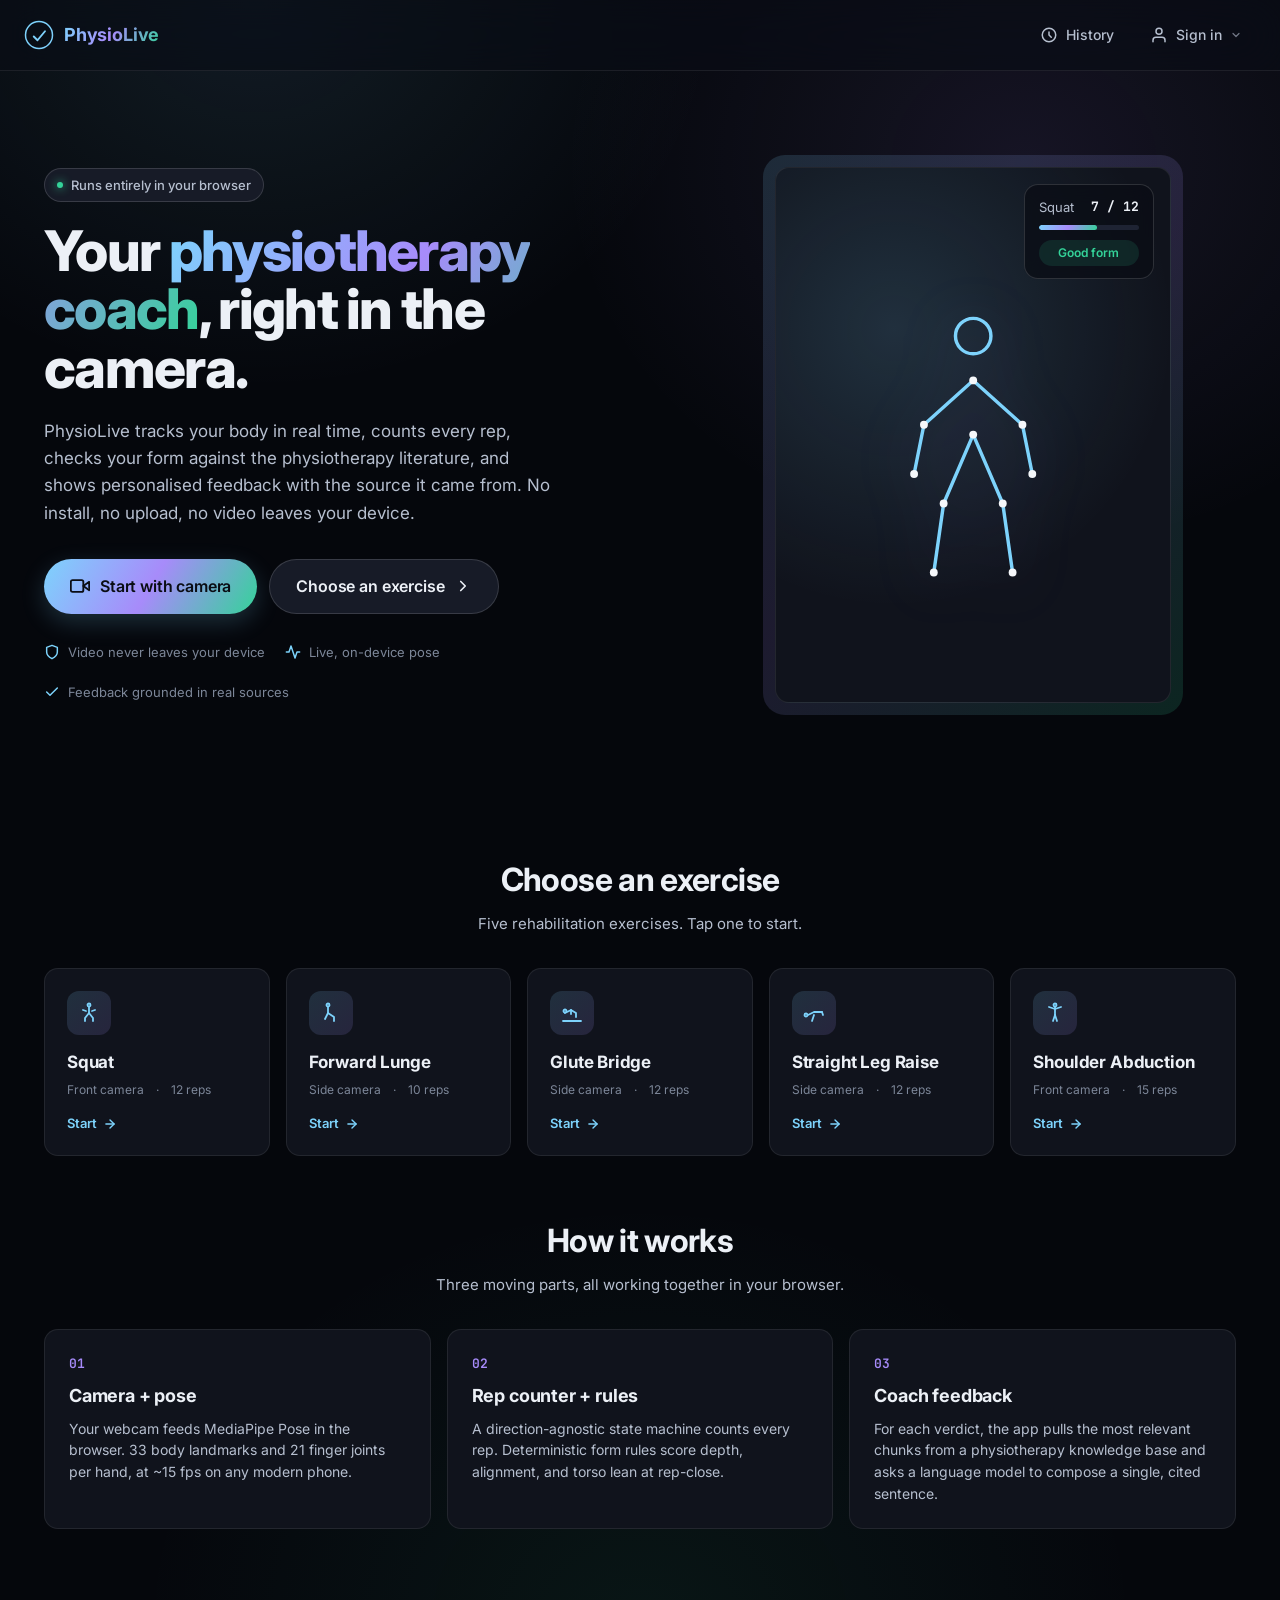
<file: webapp/index.html>
<!doctype html>
<html lang="en">
<head>
  <meta charset="utf-8">
  <meta name="viewport" content="width=device-width,initial-scale=1,viewport-fit=cover">
  <meta name="theme-color" content="#0a0d14">
  <meta name="description" content="Real-time physiotherapy coach that runs in your browser. Camera and pose stay on your device.">
  <title>PhysioLive - AI physiotherapy coach</title>
  <link rel="icon" type="image/svg+xml" href="favicon.svg">
  <link rel="mask-icon" href="favicon.svg" color="#a78bfa">
  <link rel="apple-touch-icon" href="apple-touch-icon.svg">
  <link rel="manifest" href="manifest.webmanifest">
  <meta name="apple-mobile-web-app-capable" content="yes">
  <meta name="apple-mobile-web-app-status-bar-style" content="black-translucent">
  <meta name="apple-mobile-web-app-title" content="PhysioLive">
  <link rel="preconnect" href="https://fonts.googleapis.com">
  <link rel="preconnect" href="https://fonts.gstatic.com" crossorigin>
  <link href="https://fonts.googleapis.com/css2?family=Inter:wght@400;500;600;700;800&family=JetBrains+Mono:wght@400;500&display=swap" rel="stylesheet">
  <link rel="stylesheet" href="assets/style.css">
</head>
<body data-view="landing">

  <!-- ========================= NAV ========================= -->
  <header class="nav">
    <div class="nav-brand">
      <svg class="brand-mark" viewBox="0 0 40 40" fill="none" aria-hidden="true">
        <circle cx="20" cy="20" r="18" stroke="url(#brandStroke)" stroke-width="2"/>
        <path d="M13 22 L18 27 L28 15" stroke="url(#brandStroke)" stroke-width="2.5" stroke-linecap="round" stroke-linejoin="round"/>
        <defs>
          <linearGradient id="brandStroke" x1="0" y1="0" x2="40" y2="40">
            <stop offset="0" stop-color="#7dd3fc"/>
            <stop offset="0.5" stop-color="#a78bfa"/>
            <stop offset="1" stop-color="#34d399"/>
          </linearGradient>
        </defs>
      </svg>
      <span class="brand-text">PhysioLive</span>
    </div>
    <nav class="nav-actions">
      <button class="nav-btn nav-btn--ghost" id="nav-history" title="Session history">
        <svg width="18" height="18" viewBox="0 0 24 24" fill="none" stroke="currentColor" stroke-width="2" stroke-linecap="round" stroke-linejoin="round"><path d="M12 8v4l3 3"/><circle cx="12" cy="12" r="9"/></svg>
        <span>History</span>
      </button>
      <div class="user-menu-wrap">
        <button class="nav-btn nav-btn--ghost" id="nav-signin" title="Account">
          <svg width="18" height="18" viewBox="0 0 24 24" fill="none" stroke="currentColor" stroke-width="2" stroke-linecap="round" stroke-linejoin="round"><path d="M20 21v-2a4 4 0 0 0-4-4H8a4 4 0 0 0-4 4v2"/><circle cx="12" cy="7" r="4"/></svg>
          <span id="signin-label">Sign in</span>
          <svg class="user-menu-caret" width="12" height="12" viewBox="0 0 24 24" fill="none" stroke="currentColor" stroke-width="2.4" stroke-linecap="round" stroke-linejoin="round" aria-hidden="true"><path d="M6 9l6 6 6-6"/></svg>
        </button>
        <div class="user-menu" id="user-menu" hidden role="menu">
          <div class="user-menu-head">
            <div class="user-menu-label">Signed in as</div>
            <div class="user-menu-name" id="user-menu-name">-</div>
          </div>
          <button class="user-menu-signout" id="user-menu-signout" type="button">
            <svg width="16" height="16" viewBox="0 0 24 24" fill="none" stroke="currentColor" stroke-width="2.2" stroke-linecap="round" stroke-linejoin="round"><path d="M9 21H5a2 2 0 0 1-2-2V5a2 2 0 0 1 2-2h4"/><path d="M16 17l5-5-5-5"/><path d="M21 12H9"/></svg>
            Sign out
          </button>
        </div>
      </div>
    </nav>
  </header>

  <!-- ========================= LANDING ========================= -->
  <main class="landing" id="view-landing">
    <section class="hero">
      <div class="hero-copy">
        <div class="hero-badge">
          <span class="hero-dot"></span>
          Runs entirely in your browser
        </div>
        <h1 class="hero-title">
          Your <span class="hero-grad">physiotherapy coach</span>,
          right in the camera.
        </h1>
        <p class="hero-sub">
          PhysioLive tracks your body in real time, counts every rep, checks
          your form against the physiotherapy literature, and shows
          personalised feedback with the source it came from. No install,
          no upload, no video leaves your device.
        </p>
        <div class="hero-cta">
          <button class="btn btn--primary btn--lg" id="start-btn">
            <svg width="20" height="20" viewBox="0 0 24 24" fill="none" stroke="currentColor" stroke-width="2.2" stroke-linecap="round" stroke-linejoin="round"><path d="M23 7l-7 5 7 5V7z"/><rect x="1" y="5" width="15" height="14" rx="2" ry="2"/></svg>
            Start with camera
          </button>
          <a class="btn btn--ghost btn--lg" href="#exercises">
            Choose an exercise
            <svg width="18" height="18" viewBox="0 0 24 24" fill="none" stroke="currentColor" stroke-width="2.2" stroke-linecap="round" stroke-linejoin="round"><path d="M9 18l6-6-6-6"/></svg>
          </a>
        </div>
        <div class="hero-trust">
          <div class="trust-item">
            <svg width="16" height="16" viewBox="0 0 24 24" fill="none" stroke="currentColor" stroke-width="2.2" stroke-linecap="round" stroke-linejoin="round"><path d="M12 22s8-4 8-10V5l-8-3-8 3v7c0 6 8 10 8 10z"/></svg>
            <span>Video never leaves your device</span>
          </div>
          <div class="trust-item">
            <svg width="16" height="16" viewBox="0 0 24 24" fill="none" stroke="currentColor" stroke-width="2.2" stroke-linecap="round" stroke-linejoin="round"><path d="M22 12h-4l-3 9L9 3l-3 9H2"/></svg>
            <span>Live, on-device pose</span>
          </div>
          <div class="trust-item">
            <svg width="16" height="16" viewBox="0 0 24 24" fill="none" stroke="currentColor" stroke-width="2.2" stroke-linecap="round" stroke-linejoin="round"><path d="M20 6L9 17l-5-5"/></svg>
            <span>Feedback grounded in real sources</span>
          </div>
        </div>
      </div>
      <div class="hero-visual">
        <div class="hero-frame">
          <div class="hero-frame-inner">
            <div class="hero-skeleton" aria-hidden="true">
              <svg viewBox="0 0 240 320" fill="none" stroke-linecap="round" stroke-linejoin="round">
                <g class="skeleton-body" stroke="url(#skStroke)" stroke-width="3.5">
                  <circle cx="120" cy="60" r="18" />
                  <line x1="120" y1="78" x2="120" y2="160" />
                  <line x1="120" y1="105" x2="70" y2="150" />
                  <line x1="70" y1="150" x2="60" y2="200" />
                  <line x1="120" y1="105" x2="170" y2="150" />
                  <line x1="170" y1="150" x2="180" y2="200" />
                  <line x1="120" y1="160" x2="90" y2="230" />
                  <line x1="90" y1="230" x2="80" y2="300" />
                  <line x1="120" y1="160" x2="150" y2="230" />
                  <line x1="150" y1="230" x2="160" y2="300" />
                </g>
                <g class="skeleton-joints" fill="#f5f7fa">
                  <circle cx="120" cy="105" r="4"/>
                  <circle cx="70" cy="150" r="4"/>
                  <circle cx="170" cy="150" r="4"/>
                  <circle cx="60" cy="200" r="4"/>
                  <circle cx="180" cy="200" r="4"/>
                  <circle cx="120" cy="160" r="4"/>
                  <circle cx="90" cy="230" r="4"/>
                  <circle cx="150" cy="230" r="4"/>
                  <circle cx="80" cy="300" r="4"/>
                  <circle cx="160" cy="300" r="4"/>
                </g>
                <defs>
                  <linearGradient id="skStroke" x1="0" y1="0" x2="240" y2="320">
                    <stop offset="0" stop-color="#7dd3fc"/>
                    <stop offset="0.5" stop-color="#a78bfa"/>
                    <stop offset="1" stop-color="#34d399"/>
                  </linearGradient>
                </defs>
              </svg>
            </div>
            <div class="hero-hud">
              <div class="hero-hud-row"><span>Squat</span><span class="hero-hud-val">7 / 12</span></div>
              <div class="hero-hud-bar">
                <div class="hero-hud-fill" style="width: 58%"></div>
              </div>
              <div class="hero-hud-pill hero-hud-pill--good">Good form</div>
            </div>
          </div>
        </div>
      </div>
    </section>

    <section class="exercises" id="exercises">
      <div class="section-head">
        <h2>Choose an exercise</h2>
        <p>Five rehabilitation exercises. Tap one to start.</p>
      </div>
      <div class="exercise-grid" id="exercise-grid">
        <!-- populated by app.js -->
      </div>
    </section>

    <section class="how">
      <div class="section-head">
        <h2>How it works</h2>
        <p>Three moving parts, all working together in your browser.</p>
      </div>
      <div class="how-grid">
        <div class="how-card">
          <div class="how-num">01</div>
          <h3>Camera + pose</h3>
          <p>Your webcam feeds MediaPipe Pose in the browser. 33 body landmarks and 21 finger joints per hand, at ~15 fps on any modern phone.</p>
        </div>
        <div class="how-card">
          <div class="how-num">02</div>
          <h3>Rep counter + rules</h3>
          <p>A direction-agnostic state machine counts every rep. Deterministic form rules score depth, alignment, and torso lean at rep-close.</p>
        </div>
        <div class="how-card">
          <div class="how-num">03</div>
          <h3>Coach feedback</h3>
          <p>For each verdict, the app pulls the most relevant chunks from a physiotherapy knowledge base and asks a language model to compose a single, cited sentence.</p>
        </div>
      </div>
    </section>
  </main>

  <!-- ========================= LIVE ========================= -->
  <main class="live" id="view-live" hidden>
    <div class="live-stage">
      <video id="cam" playsinline webkit-playsinline="true" autoplay muted disablePictureInPicture disableRemotePlayback></video>
      <canvas id="overlay"></canvas>

      <!-- Top-left: exercise + stop -->
      <div class="live-topbar">
        <button class="live-back" id="stop-btn" title="End session">
          <svg width="18" height="18" viewBox="0 0 24 24" fill="none" stroke="currentColor" stroke-width="2.4" stroke-linecap="round" stroke-linejoin="round"><path d="M15 18l-6-6 6-6"/></svg>
          <span>End</span>
        </button>
        <div class="live-title">
          <div class="live-title-name" id="live-exercise-name">Squat</div>
          <div class="live-title-meta">
            <span class="live-title-tag" id="live-provider">Live</span>
            <span class="live-title-sep">•</span>
            <span id="live-fps">~15 fps</span>
          </div>
        </div>
        <div class="live-camera-select" id="camera-select-wrap" hidden>
          <label for="camera-select" class="sr-only">Camera</label>
          <svg width="16" height="16" viewBox="0 0 24 24" fill="none" stroke="currentColor" stroke-width="2" stroke-linecap="round" stroke-linejoin="round" aria-hidden="true"><path d="M23 19a2 2 0 0 1-2 2H3a2 2 0 0 1-2-2V8a2 2 0 0 1 2-2h4l2-3h6l2 3h4a2 2 0 0 1 2 2z"/><circle cx="12" cy="13" r="4"/></svg>
          <select id="camera-select" aria-label="Choose camera"></select>
        </div>
      </div>

      <!-- Top-right: HUD -->
      <div class="live-hud">
        <div class="hud-metric">
          <div class="hud-metric-label">Phase</div>
          <div class="hud-metric-value" id="hud-phase">STANDING</div>
        </div>
        <div class="hud-metric">
          <div class="hud-metric-label" id="hud-angle-label">Knee angle</div>
          <div class="hud-metric-value" id="hud-angle">--</div>
        </div>
        <div class="hud-ring">
          <svg viewBox="0 0 100 100" class="ring">
            <circle cx="50" cy="50" r="42" class="ring-track"/>
            <circle cx="50" cy="50" r="42" class="ring-fill" id="ring-fill"/>
          </svg>
          <div class="hud-ring-center">
            <div class="hud-ring-count" id="hud-reps">0</div>
            <div class="hud-ring-goal">of <span id="hud-goal">12</span></div>
          </div>
        </div>
      </div>

      <!-- Depth indicator: live during-rep depth % under the HUD. -->
      <div class="hud-depth">
        <div class="hud-depth-label">Depth</div>
        <div class="hud-depth-bar">
          <div class="hud-depth-fill" id="depth-fill" data-state=""></div>
        </div>
        <div class="hud-depth-pct" id="depth-pct">0%</div>
      </div>

      <!-- Bottom: coach message + tiny stats row -->
      <div class="live-bottom">
        <div class="coach-banner" id="coach-banner" data-level="idle">
          <div class="coach-banner-icon">
            <svg width="20" height="20" viewBox="0 0 24 24" fill="none" stroke="currentColor" stroke-width="2.2" stroke-linecap="round" stroke-linejoin="round"><path d="M21 15a2 2 0 0 1-2 2H7l-4 4V5a2 2 0 0 1 2-2h14a2 2 0 0 1 2 2z"/></svg>
          </div>
          <div class="coach-banner-body">
            <div class="coach-banner-text" id="coach-text">Tap start on any exercise to begin. Your camera never leaves this device.</div>
            <a class="coach-banner-source" id="coach-source" href="#" target="_blank" rel="noopener" hidden>view source</a>
          </div>
          <div class="coach-banner-pending" id="coach-pending" hidden aria-hidden="true">
            <span class="coach-banner-dot"></span>
            <span class="coach-banner-dot"></span>
            <span class="coach-banner-dot"></span>
          </div>
        </div>
        <div class="live-mini">
          <div class="mini-stat">
            <div class="mini-stat-value" id="mini-good">0</div>
            <div class="mini-stat-label">Good</div>
          </div>
          <div class="mini-stat">
            <div class="mini-stat-value" id="mini-warn">0</div>
            <div class="mini-stat-label">Cues</div>
          </div>
          <div class="mini-stat">
            <div class="mini-stat-value" id="mini-elapsed">0:00</div>
            <div class="mini-stat-label">Time</div>
          </div>
        </div>
      </div>

      <div class="live-loading" id="live-loading">
        <div class="loading-spinner"></div>
        <div class="loading-text">Warming up the pose engine...</div>
      </div>

      <div class="cam-debug" id="cam-debug" hidden>
        <div class="cam-debug-head">
          <span>Camera diagnostics</span>
          <button class="cam-debug-close" id="cam-debug-close" aria-label="Hide">&times;</button>
        </div>
        <div class="cam-debug-rows" id="cam-debug-rows"></div>
      </div>
    </div>

    <aside class="live-side">
      <div class="side-head">
        <h3>Feedback</h3>
        <span class="side-head-tag" id="feedback-count">0</span>
      </div>
      <div class="feedback-log" id="feedback-log">
        <div class="feedback-empty">
          Coach messages will show up here.
        </div>
      </div>
    </aside>
  </main>

  <!-- ========================= SUMMARY ========================= -->
  <main class="summary" id="view-summary" hidden>
    <section class="summary-hero">
      <div class="summary-hero-copy">
        <div class="summary-hero-tag">Session complete</div>
        <h1 id="summary-title">Nice work.</h1>
        <p id="summary-sub">Here is how the session went.</p>
        <div class="summary-actions">
          <button class="btn btn--primary" id="summary-again">
            <svg width="18" height="18" viewBox="0 0 24 24" fill="none" stroke="currentColor" stroke-width="2.2" stroke-linecap="round" stroke-linejoin="round"><path d="M23 4v6h-6"/><path d="M20.49 15A9 9 0 1 1 18.36 5.64L23 10"/></svg>
            Do another
          </button>
          <button class="btn btn--ghost" id="summary-home">Back to menu</button>
          <button class="btn btn--ghost" id="summary-send-report" data-state="">
            <svg width="18" height="18" viewBox="0 0 24 24" fill="none" stroke="currentColor" stroke-width="2.2" stroke-linecap="round" stroke-linejoin="round"><path d="M4 4h16c1.1 0 2 .9 2 2v12c0 1.1-.9 2-2 2H4c-1.1 0-2-.9-2-2V6c0-1.1.9-2 2-2z"/><path d="M22 6l-10 7L2 6"/></svg>
            Email today's summary
          </button>
        </div>
      </div>
      <div class="summary-hero-chart" id="summary-chart-wrap">
        <canvas id="summary-chart" width="480" height="200"></canvas>
      </div>
    </section>

    <section class="summary-stats" id="summary-stats"></section>

    <section class="summary-history">
      <h2>Reps</h2>
      <div class="rep-table-wrap">
        <table class="rep-table" id="summary-rep-table">
          <thead>
            <tr>
              <th>#</th>
              <th>Primary min</th>
              <th>Verdict</th>
              <th>Message</th>
            </tr>
          </thead>
          <tbody id="summary-rep-tbody"></tbody>
        </table>
      </div>
    </section>
  </main>

  <!-- ========================= HISTORY DRAWER ========================= -->
  <aside class="drawer" id="history-drawer" hidden>
    <div class="drawer-head">
      <h2>Past sessions</h2>
      <button class="drawer-close" id="history-close" aria-label="Close">
        <svg width="20" height="20" viewBox="0 0 24 24" fill="none" stroke="currentColor" stroke-width="2.2" stroke-linecap="round" stroke-linejoin="round"><path d="M18 6L6 18"/><path d="M6 6l12 12"/></svg>
      </button>
    </div>
    <div class="drawer-body" id="history-list"></div>
  </aside>

  <!-- ========================= SIGN-IN MODAL ========================= -->
  <div class="modal" id="signin-modal" hidden>
    <div class="modal-body signin-modal-body">
      <div class="signin-brand">
        <svg class="brand-mark" viewBox="0 0 40 40" fill="none" aria-hidden="true">
          <circle cx="20" cy="20" r="18" stroke="url(#signinStroke)" stroke-width="2"/>
          <path d="M13 22 L18 27 L28 15" stroke="url(#signinStroke)" stroke-width="2.5" stroke-linecap="round" stroke-linejoin="round"/>
          <defs>
            <linearGradient id="signinStroke" x1="0" y1="0" x2="40" y2="40">
              <stop offset="0" stop-color="#7dd3fc"/>
              <stop offset="0.5" stop-color="#a78bfa"/>
              <stop offset="1" stop-color="#34d399"/>
            </linearGradient>
          </defs>
        </svg>
        <h2>Sign in to PhysioLive</h2>
      </div>
      <p class="signin-copy">This coach runs on a small server with a strict monthly budget, so access is invite-only. Sign in with Google (if your address is on the allow list) or paste your invite passphrase.</p>

      <div class="signin-google" id="signin-google" hidden>
        <div id="google-signin-button" class="google-btn-holder"></div>
        <div class="signin-sep"><span>or</span></div>
      </div>

      <form class="signin-form" id="signin-form" autocomplete="off">
        <label class="signin-field">
          <span>Display name (optional)</span>
          <input type="text" id="signin-name" placeholder="What should the coach call you?" maxlength="40">
        </label>
        <label class="signin-field">
          <span>Invite passphrase</span>
          <input type="password" id="signin-pass" placeholder="Ask the owner" required autocomplete="off">
        </label>
        <button class="btn btn--primary btn--lg signin-submit" type="submit" id="signin-submit">
          <svg width="18" height="18" viewBox="0 0 24 24" fill="none" stroke="currentColor" stroke-width="2.2" stroke-linecap="round" stroke-linejoin="round"><path d="M9 12l2 2 4-4"/><circle cx="12" cy="12" r="10"/></svg>
          Continue
        </button>
        <div class="signin-error" id="signin-error" hidden></div>
      </form>

      <p class="signin-foot">By continuing you agree not to abuse the shared coach service. Your video never leaves your device; only rep-quality summaries are sent to the coach for feedback.</p>
    </div>
    <div class="modal-backdrop" id="signin-backdrop"></div>
  </div>

  <!-- ========================= TOAST ========================= -->
  <div class="toast" id="toast" hidden></div>

  <script type="module" src="assets/app.js"></script>
</body>
</html>
</file>
<file: webapp/assets/style.css>
/* ============================================================
 * PhysioLive - modern dark UI
 * Design tokens, then layout, then components. Nothing else.
 * ============================================================ */

:root {
  /* Surface palette (deep, cool) */
  --bg-0: #05070c;
  --bg-1: #0a0d14;
  --bg-2: #10131c;
  --bg-3: #171b27;
  --bg-4: #1e2333;
  --line: rgba(255, 255, 255, 0.08);
  --line-2: rgba(255, 255, 255, 0.14);

  /* Text */
  --text: #ecf0f6;
  --text-mid: #b6bfcf;
  --text-dim: #7c8698;
  --text-fade: #4b5568;

  /* Brand gradient */
  --brand-1: #7dd3fc;   /* sky */
  --brand-2: #a78bfa;   /* violet */
  --brand-3: #34d399;   /* mint */
  --brand-grad: linear-gradient(120deg, var(--brand-1), var(--brand-2) 50%, var(--brand-3));

  /* Verdict palette */
  --good: #34d399;
  --good-soft: rgba(52, 211, 153, 0.12);
  --warn: #fbbf24;
  --warn-soft: rgba(251, 191, 36, 0.14);
  --bad: #f87171;
  --bad-soft: rgba(248, 113, 113, 0.14);

  /* Effects */
  --radius-sm: 8px;
  --radius: 14px;
  --radius-lg: 22px;
  --shadow-lg: 0 30px 80px rgba(0, 0, 0, 0.4);
  --shadow-md: 0 10px 30px rgba(0, 0, 0, 0.35);

  /* Fonts */
  --font: "Inter", system-ui, -apple-system, "Segoe UI", Roboto, sans-serif;
  --font-mono: "JetBrains Mono", ui-monospace, "SF Mono", Menlo, monospace;
}

* { box-sizing: border-box; }

html, body {
  margin: 0;
  padding: 0;
  background: var(--bg-0);
  color: var(--text);
  font-family: var(--font);
  font-size: 15px;
  line-height: 1.55;
  min-height: 100vh;
  -webkit-font-smoothing: antialiased;
  -moz-osx-font-smoothing: grayscale;
  overflow-x: hidden;
}

body {
  background:
    radial-gradient(ellipse 60% 40% at 20% 0%, rgba(125, 211, 252, 0.10), transparent 60%),
    radial-gradient(ellipse 60% 40% at 80% 10%, rgba(167, 139, 250, 0.10), transparent 60%),
    radial-gradient(ellipse 60% 40% at 50% 100%, rgba(52, 211, 153, 0.07), transparent 65%),
    var(--bg-0);
}

button, input, select, textarea { font: inherit; color: inherit; }
button { cursor: pointer; border: none; background: transparent; }
a { color: inherit; text-decoration: none; }
[hidden] { display: none !important; }

/* ============================================================ NAV */
.nav {
  position: sticky;
  top: 0;
  z-index: 40;
  display: flex;
  align-items: center;
  justify-content: space-between;
  gap: 16px;
  padding: 16px 24px;
  backdrop-filter: blur(20px) saturate(1.4);
  background: rgba(10, 13, 20, 0.65);
  border-bottom: 1px solid var(--line);
}

.nav-brand {
  display: flex;
  align-items: center;
  gap: 10px;
}
.brand-mark { width: 30px; height: 30px; }
.brand-text {
  font-weight: 700;
  font-size: 18px;
  letter-spacing: -0.01em;
  background: var(--brand-grad);
  -webkit-background-clip: text;
  background-clip: text;
  color: transparent;
}
.brand-tag {
  padding: 2px 8px;
  border: 1px solid var(--line-2);
  border-radius: 999px;
  font-size: 11px;
  font-weight: 600;
  color: var(--text-dim);
  text-transform: uppercase;
  letter-spacing: 0.08em;
}

.nav-actions { display: flex; gap: 8px; }
.nav-btn {
  display: inline-flex;
  align-items: center;
  gap: 8px;
  padding: 8px 14px;
  border-radius: 999px;
  font-size: 14px;
  font-weight: 500;
  color: var(--text-mid);
  transition: all 0.15s ease;
}
.nav-btn:hover { color: var(--text); background: var(--bg-3); }
.nav-btn--ghost { background: transparent; }

/* Account popover (Signed in as ... + Sign out). Toggled by app.js. */
.user-menu-wrap { position: relative; }
.user-menu-caret { opacity: 0.6; transition: transform 0.15s ease; }
.user-menu-wrap[data-open="true"] .user-menu-caret {
  transform: rotate(180deg);
}
.user-menu {
  position: absolute;
  top: calc(100% + 8px);
  right: 0;
  min-width: 220px;
  background: var(--bg-2);
  border: 1px solid var(--line-2);
  border-radius: var(--radius);
  box-shadow: var(--shadow-md);
  padding: 12px;
  z-index: 50;
  animation: userMenuIn 0.15s ease;
}
@keyframes userMenuIn {
  from { opacity: 0; transform: translateY(-4px); }
  to   { opacity: 1; transform: translateY(0); }
}
.user-menu-head {
  padding: 6px 8px 10px;
  border-bottom: 1px solid var(--line);
  margin-bottom: 8px;
}
.user-menu-label {
  font-size: 11px;
  font-weight: 600;
  color: var(--text-dim);
  letter-spacing: 0.06em;
  text-transform: uppercase;
}
.user-menu-name {
  font-size: 14px;
  font-weight: 600;
  color: var(--text);
  margin-top: 2px;
  word-break: break-all;
}
.user-menu-signout {
  display: flex;
  align-items: center;
  gap: 8px;
  width: 100%;
  padding: 10px 12px;
  border-radius: 10px;
  background: transparent;
  color: var(--bad);
  font-size: 14px;
  font-weight: 600;
  text-align: left;
}
.user-menu-signout:hover { background: var(--bad-soft); }

/* ============================================================ BUTTONS */
.btn {
  display: inline-flex;
  align-items: center;
  gap: 10px;
  padding: 11px 20px;
  border-radius: 999px;
  font-size: 15px;
  font-weight: 600;
  letter-spacing: -0.01em;
  transition: transform 0.15s ease, box-shadow 0.2s ease, background 0.2s ease;
  white-space: nowrap;
}
.btn--primary {
  background: var(--brand-grad);
  color: #0a0d14;
  box-shadow: 0 8px 24px rgba(125, 211, 252, 0.2);
}
.btn--primary:hover {
  transform: translateY(-1px);
  box-shadow: 0 12px 32px rgba(125, 211, 252, 0.3);
}
.btn--ghost {
  background: var(--bg-3);
  color: var(--text);
  border: 1px solid var(--line-2);
}
.btn--ghost:hover { background: var(--bg-4); }
.btn--lg { padding: 14px 26px; font-size: 16px; }
.btn--sm { padding: 8px 14px; font-size: 13px; }

/* ============================================================ LANDING - HERO */
.landing { padding: 24px 24px 96px; max-width: 1240px; margin: 0 auto; }

.hero {
  display: grid;
  grid-template-columns: 1.15fr 1fr;
  gap: 60px;
  align-items: center;
  padding: 60px 0 80px;
}
@media (max-width: 900px) {
  .hero { grid-template-columns: 1fr; gap: 40px; padding: 40px 0; }
}

.hero-badge {
  display: inline-flex;
  align-items: center;
  gap: 8px;
  padding: 6px 12px;
  border-radius: 999px;
  background: var(--bg-3);
  border: 1px solid var(--line-2);
  font-size: 13px;
  font-weight: 500;
  color: var(--text-mid);
  margin-bottom: 20px;
}
.hero-dot {
  width: 6px; height: 6px; border-radius: 50%;
  background: var(--good);
  box-shadow: 0 0 10px var(--good);
  animation: pulse 2s ease-in-out infinite;
}
@keyframes pulse {
  0%, 100% { opacity: 1; }
  50% { opacity: 0.4; }
}

.hero-title {
  font-size: clamp(36px, 5vw, 56px);
  line-height: 1.05;
  font-weight: 800;
  letter-spacing: -0.03em;
  margin: 0 0 20px;
}
.hero-grad {
  background: var(--brand-grad);
  -webkit-background-clip: text;
  background-clip: text;
  color: transparent;
}
.hero-sub {
  font-size: 17px;
  line-height: 1.6;
  color: var(--text-mid);
  margin: 0 0 32px;
  max-width: 520px;
}
.hero-cta { display: flex; gap: 12px; flex-wrap: wrap; margin-bottom: 28px; }

.hero-trust {
  display: flex;
  flex-wrap: wrap;
  gap: 20px;
  color: var(--text-dim);
  font-size: 13px;
}
.trust-item { display: inline-flex; align-items: center; gap: 8px; }
.trust-item svg { color: var(--brand-1); }

/* Hero visual (skeleton preview) */
.hero-visual {
  position: relative;
  display: flex;
  justify-content: center;
}
.hero-frame {
  position: relative;
  width: 100%;
  max-width: 420px;
  aspect-ratio: 3 / 4;
  border-radius: var(--radius-lg);
  padding: 12px;
  background: linear-gradient(135deg,
    rgba(125, 211, 252, 0.15),
    rgba(167, 139, 250, 0.15),
    rgba(52, 211, 153, 0.15));
}
.hero-frame-inner {
  position: relative;
  width: 100%;
  height: 100%;
  border-radius: calc(var(--radius-lg) - 8px);
  background:
    radial-gradient(circle at 30% 30%, rgba(125, 211, 252, 0.15), transparent 60%),
    var(--bg-2);
  overflow: hidden;
  border: 1px solid var(--line);
}
.hero-skeleton {
  position: absolute;
  inset: 0;
  display: flex;
  align-items: center;
  justify-content: center;
}
.hero-skeleton svg {
  width: 60%;
  height: 80%;
  filter: drop-shadow(0 8px 30px rgba(167, 139, 250, 0.35));
  animation: sway 4s ease-in-out infinite;
}
@keyframes sway {
  0%, 100% { transform: translateY(0px); }
  50% { transform: translateY(-6px); }
}

.hero-hud {
  position: absolute;
  right: 16px;
  top: 16px;
  padding: 12px 14px;
  background: rgba(10, 13, 20, 0.75);
  border: 1px solid var(--line-2);
  border-radius: var(--radius);
  min-width: 130px;
  backdrop-filter: blur(10px);
}
.hero-hud-row {
  display: flex;
  justify-content: space-between;
  gap: 8px;
  font-size: 13px;
  color: var(--text-mid);
}
.hero-hud-val { font-weight: 700; color: var(--text); font-family: var(--font-mono); }
.hero-hud-bar {
  margin-top: 8px;
  height: 5px;
  border-radius: 999px;
  background: var(--bg-4);
  overflow: hidden;
}
.hero-hud-fill { height: 100%; background: var(--brand-grad); border-radius: inherit; }
.hero-hud-pill {
  margin-top: 10px;
  padding: 4px 10px;
  border-radius: 999px;
  font-size: 12px;
  font-weight: 600;
  text-align: center;
}
.hero-hud-pill--good { color: var(--good); background: var(--good-soft); }

/* ============================================================ LANDING - EXERCISES */
.section-head { margin: 60px 0 32px; text-align: center; }
.section-head h2 {
  font-size: 32px;
  font-weight: 700;
  letter-spacing: -0.02em;
  margin: 0 0 8px;
}
.section-head p { margin: 0; color: var(--text-mid); }

.exercise-grid {
  display: grid;
  grid-template-columns: repeat(auto-fit, minmax(220px, 1fr));
  gap: 16px;
}

.exercise-card {
  position: relative;
  padding: 22px 22px 20px;
  border-radius: var(--radius);
  background: var(--bg-2);
  border: 1px solid var(--line);
  transition: transform 0.15s ease, border-color 0.2s ease, background 0.2s ease;
  cursor: pointer;
  text-align: left;
  display: block;
  width: 100%;
  color: inherit;
}
.exercise-card:hover {
  transform: translateY(-3px);
  border-color: var(--line-2);
  background: var(--bg-3);
}
.exercise-icon {
  width: 44px;
  height: 44px;
  border-radius: 12px;
  display: inline-flex;
  align-items: center;
  justify-content: center;
  background: linear-gradient(135deg, rgba(125, 211, 252, 0.15), rgba(167, 139, 250, 0.15));
  color: var(--brand-1);
  margin-bottom: 14px;
}
.exercise-name {
  font-size: 17px;
  font-weight: 700;
  letter-spacing: -0.01em;
  margin-bottom: 6px;
}
.exercise-meta {
  display: flex;
  gap: 12px;
  font-size: 12px;
  color: var(--text-dim);
  margin-bottom: 12px;
}
.exercise-meta strong { color: var(--text-mid); font-weight: 600; }
.exercise-cta {
  display: inline-flex;
  align-items: center;
  gap: 6px;
  color: var(--brand-1);
  font-size: 13px;
  font-weight: 600;
}
.exercise-cta svg { transition: transform 0.15s ease; }
.exercise-card:hover .exercise-cta svg { transform: translateX(2px); }

/* ============================================================ LANDING - HOW IT WORKS */
.how-grid {
  display: grid;
  grid-template-columns: repeat(auto-fit, minmax(280px, 1fr));
  gap: 16px;
}
.how-card {
  padding: 24px;
  border-radius: var(--radius);
  background: var(--bg-2);
  border: 1px solid var(--line);
}
.how-num {
  font-family: var(--font-mono);
  font-size: 13px;
  color: var(--brand-2);
  font-weight: 600;
  margin-bottom: 8px;
}
.how-card h3 {
  font-size: 18px;
  margin: 0 0 8px;
  font-weight: 700;
  letter-spacing: -0.01em;
}
.how-card p { margin: 0; color: var(--text-mid); font-size: 14px; }

/* ============================================================ LIVE */
.live {
  display: grid;
  grid-template-columns: 1fr 320px;
  gap: 16px;
  padding: 16px 24px 24px;
  min-height: calc(100vh - 74px);
}
@media (max-width: 900px) {
  .live { grid-template-columns: 1fr; padding: 12px 12px 20px; }
  .live-stage { min-height: 260px; }
}
/* Portrait phones: the video track is usually landscape, so a
   portrait container plus object-fit: contain leaves letterbox
   bars. This overrides aspect-ratio to match the phone's own
   portrait shape and keeps the whole frame visible without zoom. */
@media (max-width: 640px) and (orientation: portrait) {
  .live-stage {
    aspect-ratio: auto;
    height: calc(100vh - 200px);
    min-height: 340px;
  }
}

.live-stage {
  position: relative;
  background: #000;
  min-height: 320px;
  /* Actual ratio is set from JS after the video track loads. This is
     a sensible landscape default while the camera warms up. */
  aspect-ratio: 16 / 9;
  box-shadow: var(--shadow-lg);
  /* NO border-radius / overflow: hidden here - the combination with
     a child <video> is the specific iOS Safari 17+ trigger that
     produces black frames even when the MediaStream is flowing. We
     clip the video and canvas individually instead. */
}
.live-stage video, .live-stage canvas {
  position: absolute;
  inset: 0;
  width: 100%;
  height: 100%;
  border-radius: var(--radius-lg);
  /* cover fills the container without letterboxing. The container
     aspect-ratio is set from JS to match the track dimensions, so
     cover shows the entire frame with no crop when the ratios line
     up. Cover renders reliably on iOS Safari; contain does not. */
  object-fit: cover;
  display: block;
}
.live-stage video { background: #000; }
.live-stage canvas { background: transparent; pointer-events: none; }
/* Mirror the front camera so 'move phone right' looks like 'move
   right'. Both the video and its overlay canvas mirror together so
   the skeleton stays glued to the body. Rear camera stays as-is. */
.live-stage[data-facing="user"] video,
.live-stage[data-facing="user"] canvas {
  transform: scaleX(-1);
}

/* Camera diagnostics overlay - only visible when the debug panel is
   opened (auto-opens when the camera fails to render for 3s). */
.cam-debug {
  position: absolute;
  top: 16px;
  right: 16px;
  z-index: 5;
  min-width: 240px;
  max-width: 320px;
  padding: 10px 12px;
  background: rgba(10, 13, 20, 0.9);
  border: 1px solid var(--bad);
  border-radius: 10px;
  color: var(--text);
  font-family: var(--font-mono);
  font-size: 11px;
  line-height: 1.5;
  box-shadow: var(--shadow-md);
  backdrop-filter: blur(10px);
}
.cam-debug-head {
  display: flex;
  align-items: center;
  justify-content: space-between;
  gap: 8px;
  font-family: var(--font);
  font-size: 12px;
  font-weight: 600;
  color: var(--bad);
  border-bottom: 1px solid var(--line);
  padding-bottom: 6px;
  margin-bottom: 6px;
  letter-spacing: 0.02em;
}
.cam-debug-close {
  background: transparent;
  color: var(--text-mid);
  font-size: 18px;
  line-height: 1;
  padding: 0 4px;
}
.cam-debug-close:hover { color: var(--text); }
.cam-debug-row {
  display: flex;
  justify-content: space-between;
  gap: 12px;
}
.cam-debug-row-key { color: var(--text-dim); }
.cam-debug-row-val { color: var(--text); word-break: break-all; text-align: right; }
.cam-debug-row-val.ok { color: var(--good); }
.cam-debug-row-val.bad { color: var(--bad); }

.live-camera-select {
  display: inline-flex;
  align-items: center;
  gap: 6px;
  padding: 6px 10px;
  border-radius: 999px;
  background: rgba(10, 13, 20, 0.75);
  border: 1px solid var(--line-2);
  color: var(--text-mid);
  backdrop-filter: blur(10px);
  font-size: 12px;
}
.live-camera-select select {
  background: transparent;
  color: var(--text);
  border: none;
  outline: none;
  font-size: 12px;
  padding-right: 4px;
  max-width: 160px;
}
.live-camera-select select option { color: #000; background: #fff; }
.sr-only {
  position: absolute; width: 1px; height: 1px; padding: 0; margin: -1px;
  overflow: hidden; clip: rect(0,0,0,0); white-space: nowrap; border: 0;
}

/* Top-left bar */
.live-topbar {
  position: absolute;
  top: 16px;
  left: 16px;
  display: flex;
  align-items: center;
  gap: 12px;
  z-index: 3;
}
.live-back {
  display: inline-flex;
  align-items: center;
  gap: 6px;
  padding: 8px 14px;
  border-radius: 999px;
  background: rgba(10, 13, 20, 0.75);
  border: 1px solid var(--line-2);
  color: var(--text);
  font-size: 13px;
  font-weight: 600;
  backdrop-filter: blur(10px);
}
.live-back:hover { background: rgba(20, 24, 32, 0.85); }
.live-title { padding: 4px 4px; }
.live-title-name {
  font-size: 18px;
  font-weight: 700;
  color: var(--text);
  letter-spacing: -0.01em;
}
.live-title-meta {
  display: flex;
  align-items: center;
  gap: 6px;
  font-size: 12px;
  color: var(--text-dim);
}
.live-title-tag {
  display: inline-flex; align-items: center;
  gap: 4px;
  padding: 1px 8px;
  border-radius: 999px;
  background: var(--good-soft);
  color: var(--good);
  font-weight: 600;
}
.live-title-tag::before {
  content: "";
  width: 5px; height: 5px; border-radius: 50%;
  background: var(--good);
  box-shadow: 0 0 8px var(--good);
}
.live-title-sep { color: var(--text-fade); }

/* HUD top-right */
.live-hud {
  position: absolute;
  top: 16px;
  right: 16px;
  display: flex;
  align-items: center;
  gap: 12px;
  padding: 12px 14px;
  background: rgba(10, 13, 20, 0.75);
  border: 1px solid var(--line-2);
  border-radius: var(--radius);
  backdrop-filter: blur(14px);
  z-index: 3;
}
.hud-metric { min-width: 68px; text-align: right; }
.hud-metric-label {
  font-size: 11px;
  text-transform: uppercase;
  letter-spacing: 0.08em;
  color: var(--text-dim);
  margin-bottom: 3px;
}
.hud-metric-value {
  font-family: var(--font-mono);
  font-size: 16px;
  font-weight: 700;
  color: var(--text);
}

.hud-ring {
  position: relative;
  width: 76px;
  height: 76px;
}
.ring { width: 100%; height: 100%; transform: rotate(-90deg); }
.ring-track {
  fill: none;
  stroke: rgba(255, 255, 255, 0.08);
  stroke-width: 6;
}
.ring-fill {
  fill: none;
  stroke: #7dd3fc;
  stroke-width: 6;
  stroke-linecap: round;
  stroke-dasharray: 263.9;
  stroke-dashoffset: 263.9;
  transition: stroke-dashoffset 0.4s ease, stroke 0.3s ease;
  filter: drop-shadow(0 0 6px rgba(125, 211, 252, 0.5));
}
.hud-ring[data-level="good"] .ring-fill { stroke: #34d399; filter: drop-shadow(0 0 6px rgba(52,211,153,0.5)); }
.hud-ring[data-level="warn"] .ring-fill { stroke: #fbbf24; filter: drop-shadow(0 0 6px rgba(251,191,36,0.5)); }
.hud-ring[data-level="bad"]  .ring-fill { stroke: #f87171; filter: drop-shadow(0 0 6px rgba(248,113,113,0.5)); }
/* Mid-rep form warning: pulses the ring red while a bad-form metric
   is active, without waiting for rep-close. */
.hud-ring[data-form-warn="true"] .ring-fill {
  stroke: #f87171 !important;
  filter: drop-shadow(0 0 8px rgba(248, 113, 113, 0.7)) !important;
  animation: ring-warn-pulse 0.6s ease-in-out infinite;
}
@keyframes ring-warn-pulse {
  0%, 100% { opacity: 1; }
  50%      { opacity: 0.55; }
}
.hud-ring-center {
  position: absolute;
  inset: 0;
  display: flex;
  flex-direction: column;
  align-items: center;
  justify-content: center;
  gap: 0;
}
.hud-ring-count {
  font-family: var(--font-mono);
  font-size: 22px;
  font-weight: 800;
  color: var(--text);
  line-height: 1;
}
.hud-ring-goal {
  font-size: 10px;
  color: var(--text-dim);
  margin-top: 2px;
}

/* Live depth indicator */
.hud-depth {
  position: absolute;
  top: 116px;
  right: 16px;
  z-index: 3;
  display: flex;
  align-items: center;
  gap: 8px;
  padding: 8px 12px;
  background: rgba(10, 13, 20, 0.82);
  border: 1px solid var(--line-2);
  border-radius: 999px;
  backdrop-filter: blur(10px);
}
.hud-depth-label {
  font-family: var(--font);
  font-size: 11px;
  font-weight: 600;
  color: var(--text-dim);
  letter-spacing: 0.06em;
  text-transform: uppercase;
}
.hud-depth-bar {
  width: 120px;
  height: 6px;
  background: rgba(255, 255, 255, 0.08);
  border-radius: 999px;
  overflow: hidden;
  position: relative;
}
.hud-depth-fill {
  height: 100%;
  width: 0%;
  background: var(--brand-1);
  border-radius: 999px;
  transition: width 0.15s ease, background 0.2s ease, box-shadow 0.2s ease;
}
.hud-depth-fill[data-state="close"] {
  background: var(--warn);
}
.hud-depth-fill[data-state="hit"] {
  background: var(--good);
  box-shadow: 0 0 10px rgba(52, 211, 153, 0.6);
}
.hud-depth-pct {
  font-family: var(--font-mono);
  font-size: 12px;
  font-weight: 700;
  color: var(--text);
  min-width: 40px;
  text-align: right;
}
@media (max-width: 640px) {
  .hud-depth {
    top: auto;
    bottom: 148px;
    left: 16px;
    right: 16px;
    justify-content: space-between;
  }
  .hud-depth-bar { flex: 1; margin: 0 8px; }
}

/* Bottom bar */
.live-bottom {
  position: absolute;
  bottom: 16px;
  left: 16px;
  right: 16px;
  display: flex;
  gap: 16px;
  align-items: flex-end;
  z-index: 3;
  pointer-events: none;
}
.live-bottom > * { pointer-events: auto; }

.coach-banner {
  flex: 1;
  display: flex;
  align-items: flex-start;
  gap: 12px;
  padding: 14px 16px;
  background: rgba(10, 13, 20, 0.82);
  border: 1px solid var(--line-2);
  border-radius: var(--radius);
  backdrop-filter: blur(14px);
  transition: border-color 0.3s ease;
}
.coach-banner[data-level="good"] {
  border-color: rgba(52, 211, 153, 0.4);
  box-shadow: 0 0 0 1px rgba(52, 211, 153, 0.2);
}
.coach-banner[data-level="warn"] {
  border-color: rgba(251, 191, 36, 0.4);
  box-shadow: 0 0 0 1px rgba(251, 191, 36, 0.2);
}
.coach-banner[data-level="bad"] {
  border-color: rgba(248, 113, 113, 0.4);
  box-shadow: 0 0 0 1px rgba(248, 113, 113, 0.2);
}

.coach-banner-icon {
  width: 34px;
  height: 34px;
  border-radius: 10px;
  display: inline-flex;
  align-items: center;
  justify-content: center;
  background: var(--bg-4);
  color: var(--brand-1);
  flex-shrink: 0;
}
.coach-banner[data-level="good"] .coach-banner-icon { background: var(--good-soft); color: var(--good); }
.coach-banner[data-level="warn"] .coach-banner-icon { background: var(--warn-soft); color: var(--warn); }
.coach-banner[data-level="bad"] .coach-banner-icon { background: var(--bad-soft); color: var(--bad); }
.coach-banner-body { flex: 1; }
.coach-banner-text {
  font-size: 15px;
  font-weight: 500;
  color: var(--text);
  line-height: 1.45;
}
.coach-banner-source {
  display: inline-flex;
  align-items: center;
  gap: 4px;
  margin-top: 4px;
  font-size: 12px;
  color: var(--brand-1);
  font-weight: 500;
}
.coach-banner-source:hover { text-decoration: underline; }

.coach-banner-pending {
  display: inline-flex;
  align-items: center;
  gap: 5px;
  padding-top: 6px;
  padding-right: 4px;
}
.coach-banner-pending .coach-banner-dot {
  width: 6px;
  height: 6px;
  border-radius: 50%;
  background: var(--brand-1);
  opacity: 0.35;
  animation: coach-dot 1.2s ease-in-out infinite;
}
.coach-banner-pending .coach-banner-dot:nth-child(2) { animation-delay: 0.2s; }
.coach-banner-pending .coach-banner-dot:nth-child(3) { animation-delay: 0.4s; }
@keyframes coach-dot {
  0%, 100% { opacity: 0.25; transform: translateY(0); }
  50%      { opacity: 1;    transform: translateY(-2px); }
}

.live-mini {
  display: flex;
  gap: 8px;
}
.mini-stat {
  padding: 10px 14px;
  background: rgba(10, 13, 20, 0.82);
  border: 1px solid var(--line-2);
  border-radius: var(--radius);
  text-align: center;
  min-width: 66px;
  backdrop-filter: blur(14px);
}
.mini-stat-value {
  font-family: var(--font-mono);
  font-size: 18px;
  font-weight: 700;
  color: var(--text);
}
.mini-stat-label {
  font-size: 10px;
  text-transform: uppercase;
  letter-spacing: 0.06em;
  color: var(--text-dim);
  margin-top: 2px;
}

/* Loading */
.live-loading {
  position: absolute;
  inset: 0;
  background: var(--bg-1);
  display: flex;
  flex-direction: column;
  align-items: center;
  justify-content: center;
  gap: 16px;
  z-index: 5;
}
.loading-spinner {
  width: 42px;
  height: 42px;
  border-radius: 50%;
  border: 3px solid rgba(255,255,255,0.1);
  border-top-color: var(--brand-1);
  animation: spin 0.9s linear infinite;
}
@keyframes spin { to { transform: rotate(360deg); } }
.loading-text { color: var(--text-dim); font-size: 14px; }

/* Feedback side panel */
.live-side {
  background: var(--bg-2);
  border: 1px solid var(--line);
  border-radius: var(--radius-lg);
  padding: 20px;
  display: flex;
  flex-direction: column;
  min-height: 480px;
}
.side-head {
  display: flex;
  align-items: center;
  justify-content: space-between;
  padding-bottom: 14px;
  border-bottom: 1px solid var(--line);
  margin-bottom: 14px;
}
.side-head h3 { margin: 0; font-size: 16px; font-weight: 700; letter-spacing: -0.01em; }
.side-head-tag {
  padding: 3px 10px;
  border-radius: 999px;
  background: var(--bg-4);
  color: var(--text-mid);
  font-size: 12px;
  font-weight: 600;
  font-family: var(--font-mono);
}

.feedback-log {
  flex: 1;
  overflow-y: auto;
  display: flex;
  flex-direction: column;
  gap: 10px;
  max-height: 60vh;
}
.feedback-empty {
  padding: 40px 20px;
  text-align: center;
  color: var(--text-dim);
  font-size: 13px;
}

.feedback-item {
  padding: 12px 14px;
  border-radius: var(--radius);
  background: var(--bg-3);
  border-left: 3px solid var(--text-fade);
  animation: slideIn 0.25s ease;
}
.feedback-item[data-level="good"] { border-left-color: var(--good); }
.feedback-item[data-level="warn"] { border-left-color: var(--warn); }
.feedback-item[data-level="bad"] { border-left-color: var(--bad); }
@keyframes slideIn {
  from { opacity: 0; transform: translateY(6px); }
  to   { opacity: 1; transform: translateY(0); }
}
.feedback-time {
  font-size: 11px;
  color: var(--text-dim);
  font-family: var(--font-mono);
  margin-bottom: 3px;
}
.feedback-msg {
  font-size: 14px;
  color: var(--text);
  line-height: 1.45;
}
.feedback-src {
  display: inline-block;
  margin-top: 6px;
  font-size: 12px;
  color: var(--brand-1);
}

/* ============================================================ SUMMARY */
.summary {
  padding: 40px 24px 96px;
  max-width: 1000px;
  margin: 0 auto;
}
.summary-hero {
  display: grid;
  grid-template-columns: 1fr 1fr;
  gap: 32px;
  align-items: center;
  padding: 32px;
  border-radius: var(--radius-lg);
  background:
    radial-gradient(circle at 20% 0%, rgba(52, 211, 153, 0.12), transparent 60%),
    var(--bg-2);
  border: 1px solid var(--line);
  margin-bottom: 24px;
}
@media (max-width: 700px) {
  .summary-hero { grid-template-columns: 1fr; }
}
.summary-hero-tag {
  display: inline-block;
  padding: 4px 10px;
  border-radius: 999px;
  background: var(--good-soft);
  color: var(--good);
  font-size: 12px;
  font-weight: 600;
  margin-bottom: 12px;
}
.summary-hero-copy h1 {
  font-size: 34px;
  margin: 0 0 8px;
  letter-spacing: -0.02em;
}
.summary-hero-copy p { margin: 0 0 22px; color: var(--text-mid); }
.summary-actions { display: flex; gap: 10px; flex-wrap: wrap; }
.summary-hero-chart {
  padding: 20px;
  border-radius: var(--radius);
  background: var(--bg-1);
  border: 1px solid var(--line);
}
.summary-hero-chart canvas { max-width: 100%; height: auto; display: block; }

.summary-stats {
  display: grid;
  grid-template-columns: repeat(auto-fit, minmax(140px, 1fr));
  gap: 12px;
  margin-bottom: 24px;
}
.stat-card {
  padding: 18px 20px;
  border-radius: var(--radius);
  background: var(--bg-2);
  border: 1px solid var(--line);
}
.stat-card-label {
  font-size: 12px;
  text-transform: uppercase;
  letter-spacing: 0.06em;
  color: var(--text-dim);
  margin-bottom: 6px;
}
.stat-card-value {
  font-family: var(--font-mono);
  font-size: 26px;
  font-weight: 800;
  color: var(--text);
}
.stat-card-unit {
  font-size: 14px;
  color: var(--text-dim);
  margin-left: 4px;
}

.summary-history { }
.summary-history h2 {
  font-size: 22px;
  margin: 0 0 16px;
  letter-spacing: -0.02em;
}
.rep-table-wrap {
  border-radius: var(--radius);
  background: var(--bg-2);
  border: 1px solid var(--line);
  overflow: hidden;
}
.rep-table {
  width: 100%;
  border-collapse: collapse;
  font-size: 14px;
}
.rep-table th, .rep-table td {
  padding: 12px 16px;
  text-align: left;
  border-bottom: 1px solid var(--line);
}
.rep-table thead th {
  font-size: 12px;
  text-transform: uppercase;
  letter-spacing: 0.06em;
  color: var(--text-dim);
  font-weight: 600;
  background: var(--bg-3);
}
.rep-table tbody tr:last-child td { border-bottom: none; }
.rep-table td.rep-verdict {
  font-weight: 600;
}
.rep-table td.rep-verdict-good  { color: var(--good); }
.rep-table td.rep-verdict-warn  { color: var(--warn); }
.rep-table td.rep-verdict-bad   { color: var(--bad); }

/* ============================================================ DRAWER */
.drawer {
  position: fixed;
  right: 0;
  top: 0;
  bottom: 0;
  width: 420px;
  max-width: 100vw;
  background: var(--bg-2);
  border-left: 1px solid var(--line);
  box-shadow: -30px 0 60px rgba(0,0,0,0.4);
  z-index: 60;
  display: flex;
  flex-direction: column;
  animation: slideInRight 0.25s ease;
}
@keyframes slideInRight {
  from { transform: translateX(100%); }
  to   { transform: translateX(0); }
}
.drawer-head {
  display: flex;
  align-items: center;
  justify-content: space-between;
  padding: 20px 24px;
  border-bottom: 1px solid var(--line);
}
.drawer-head h2 { margin: 0; font-size: 20px; letter-spacing: -0.01em; }
.drawer-close {
  width: 36px; height: 36px;
  border-radius: 10px;
  color: var(--text-mid);
  display: inline-flex;
  align-items: center;
  justify-content: center;
}
.drawer-close:hover { background: var(--bg-3); color: var(--text); }
.drawer-body {
  flex: 1;
  overflow-y: auto;
  padding: 20px 24px 40px;
  display: flex;
  flex-direction: column;
  gap: 12px;
}
.history-item {
  padding: 14px 16px;
  border-radius: var(--radius);
  background: var(--bg-3);
  border: 1px solid var(--line);
}
.history-item-title { font-weight: 700; letter-spacing: -0.01em; }
.history-item-meta {
  font-size: 12px;
  color: var(--text-dim);
  margin-top: 4px;
}
.history-item-stats {
  display: flex;
  gap: 12px;
  font-size: 12px;
  color: var(--text-mid);
  margin-top: 8px;
}
.history-item-stats strong { color: var(--text); font-family: var(--font-mono); }

/* ============================================================ MODAL */
.modal {
  position: fixed;
  inset: 0;
  z-index: 80;
  display: flex;
  align-items: center;
  justify-content: center;
}
.modal-backdrop {
  position: absolute;
  inset: 0;
  background: rgba(0, 0, 0, 0.72);
  backdrop-filter: blur(6px);
}
.modal-body {
  position: relative;
  z-index: 1;
  padding: 32px;
  max-width: 400px;
  width: calc(100% - 32px);
  background: var(--bg-2);
  border: 1px solid var(--line-2);
  border-radius: var(--radius-lg);
  box-shadow: var(--shadow-lg);
  animation: modalIn 0.2s ease;
}
@keyframes modalIn {
  from { opacity: 0; transform: scale(0.96); }
  to   { opacity: 1; transform: scale(1); }
}
.modal-body h2 { margin: 0 0 8px; font-size: 22px; letter-spacing: -0.01em; }
.modal-body p { margin: 0 0 20px; color: var(--text-mid); font-size: 14px; }
.google-btn-holder { display: flex; justify-content: center; margin-bottom: 16px; }

/* Sign-in modal (extended layout) */
.signin-modal-body { max-width: 460px; padding: 28px 28px 22px; }
.signin-brand {
  display: flex;
  align-items: center;
  gap: 10px;
  margin-bottom: 6px;
}
.signin-brand h2 { margin: 0; font-size: 20px; }
.signin-copy {
  margin: 0 0 18px !important;
  font-size: 13.5px;
  line-height: 1.55;
  color: var(--text-mid);
}
.signin-google { margin-bottom: 12px; }
.signin-sep {
  position: relative;
  text-align: center;
  color: var(--text-dim);
  font-size: 11px;
  letter-spacing: 0.12em;
  text-transform: uppercase;
  margin: 12px 0;
}
.signin-sep::before, .signin-sep::after {
  content: "";
  position: absolute;
  top: 50%;
  width: calc(50% - 18px);
  border-top: 1px solid var(--line);
}
.signin-sep::before { left: 0; }
.signin-sep::after { right: 0; }
.signin-sep span { background: var(--bg-2); padding: 0 8px; }

.signin-form { display: flex; flex-direction: column; gap: 12px; }
.signin-field { display: flex; flex-direction: column; gap: 5px; }
.signin-field span {
  font-size: 12px;
  color: var(--text-dim);
  font-weight: 600;
  letter-spacing: 0.03em;
}
.signin-field input {
  padding: 11px 14px;
  border-radius: 12px;
  background: var(--bg-3);
  border: 1px solid var(--line-2);
  color: var(--text);
  font-size: 14.5px;
  outline: none;
  transition: border-color 0.15s ease, background 0.15s ease;
}
.signin-field input::placeholder { color: var(--text-fade); }
.signin-field input:focus {
  border-color: var(--brand-2);
  background: var(--bg-4);
}
.signin-submit {
  margin-top: 6px;
  justify-content: center;
  width: 100%;
}
.signin-error {
  padding: 10px 12px;
  background: var(--bad-soft);
  border: 1px solid rgba(248, 113, 113, 0.35);
  border-radius: 10px;
  color: var(--bad);
  font-size: 13px;
  margin-top: 4px;
}
.signin-foot {
  margin: 18px 0 0 !important;
  font-size: 11.5px !important;
  color: var(--text-dim);
  line-height: 1.5;
}

/* ============================================================ TOAST */
.toast {
  position: fixed;
  bottom: 24px;
  left: 50%;
  transform: translateX(-50%);
  padding: 12px 20px;
  background: var(--bg-3);
  border: 1px solid var(--line-2);
  border-radius: 999px;
  color: var(--text);
  font-size: 14px;
  font-weight: 500;
  box-shadow: var(--shadow-md);
  z-index: 100;
  animation: toastIn 0.2s ease;
}
@keyframes toastIn {
  from { opacity: 0; transform: translate(-50%, 10px); }
  to   { opacity: 1; transform: translate(-50%, 0); }
}
</file>
